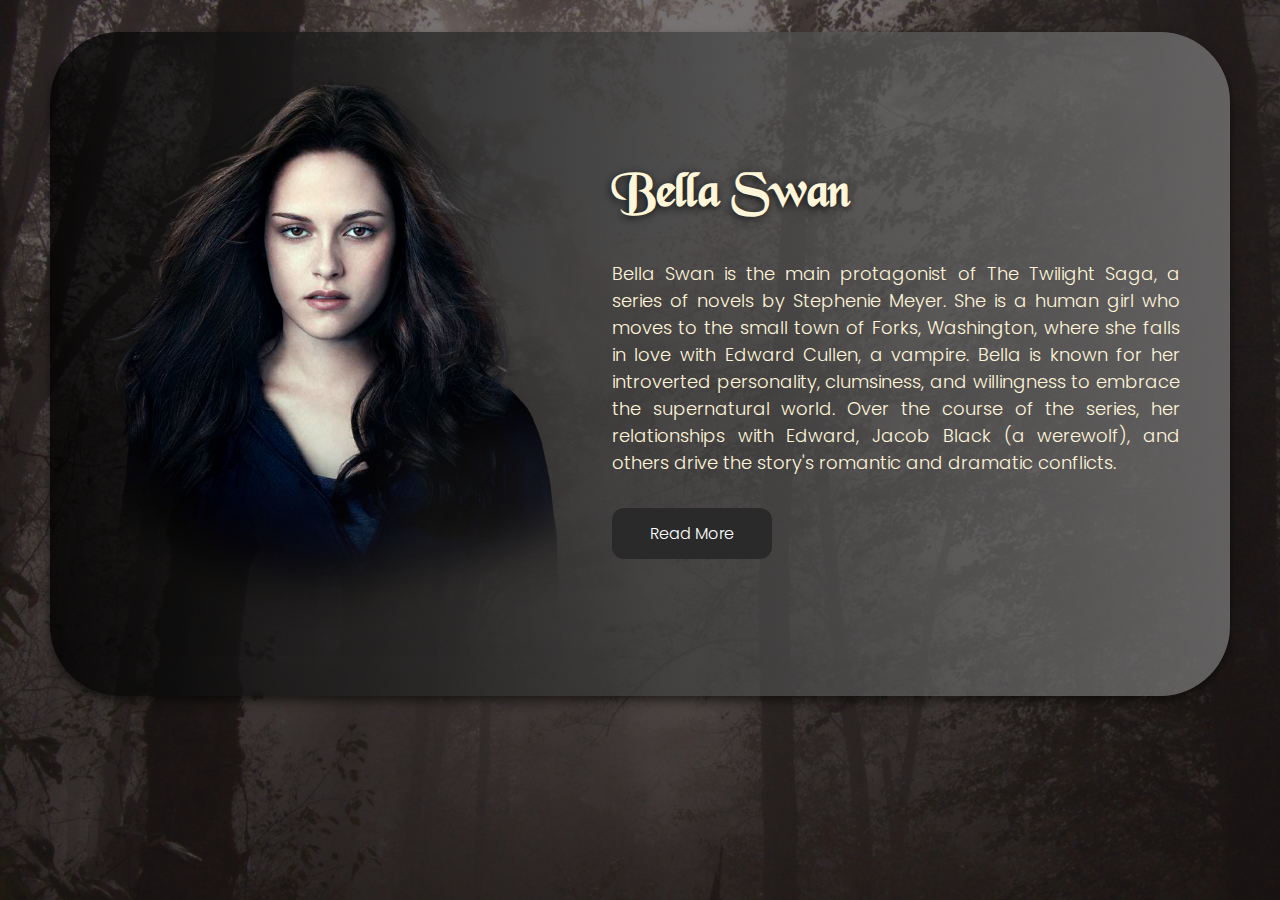
<file: index.html>
<!DOCTYPE html>
<html lang="en">
    <head>
        <meta charset="UTF-8" />
        <meta name="viewport" content="width=device-width, initial-scale=1.0" />
        <link rel="stylesheet" href="homestyle.css" />
        <title>Bella Swan</title>
    </head>
    <body>
        <main>
            <div class="rectangle">
                <div class="container">
                    <div class="image-wrapper">
                        <img src="images/bella.png" alt="Bella Swan" class="image" />
                    </div>
                    <div class="text-wrapper">
                        <h1 class="title">Bella Swan</h1>
                        <p class="description">
                            Bella Swan is the main protagonist of The Twilight Saga, a series of novels by Stephenie Meyer. She is a human girl who moves to the small town of Forks, Washington, where she falls in love with Edward Cullen, a
                            vampire. Bella is known for her introverted personality, clumsiness, and willingness to embrace the supernatural world. Over the course of the series, her relationships with Edward, Jacob Black (a werewolf), and
                            others drive the story's romantic and dramatic conflicts.
                        </p>
                        <a href="about.html"><button class="button">Read More</button></a>
                    </div>
                </div>
            </div>
        </main>
    </body>
</html>
</file>
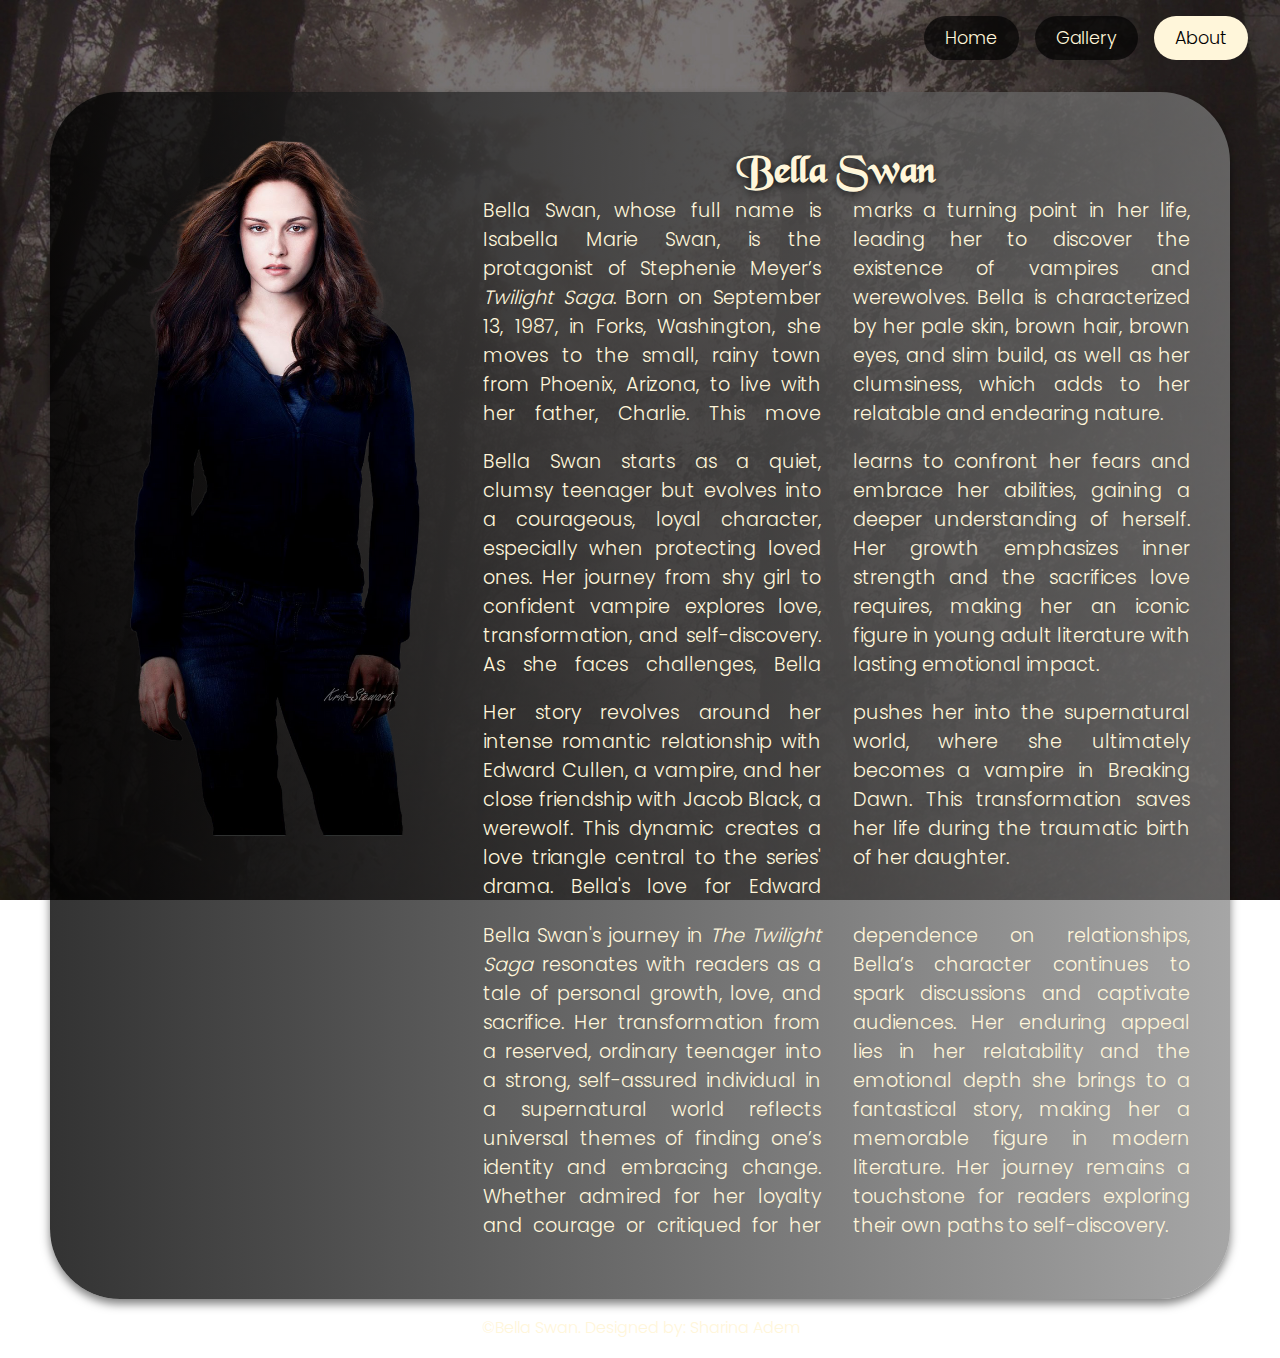
<file: about.html>
<!DOCTYPE html>
<html lang="en">
    <head>
        <meta charset="UTF-8" />
        <meta name="viewport" content="width=device-width, initial-scale=1.0" />
        <link rel="stylesheet" href="aboutstyle.css" />
        <title>Get to Know Bella Swan</title>
    </head>
    <body>
        <header>
            <nav class="navbar">
                <ul class="nav-list">
                    <li><a href="index.html" class="home"><button class="button-home">Home</button></a></li>
                    <li><a href="gallery.html" class="gallery"><button class="button-gallery">Gallery</button></a></li>
                    <li><a href="about.html" class="about"><button class="button-about">About</button></a></li>
                </ul>
            </nav>
        </header>
        <main>
            <div class="rectangle">
                <div class="grid-rectangle">
                    <div class="subcontainer image-container">
                        <img src="images/bellawhole.png" alt="Bella Swan" class="image" />
                    </div>
                    <div class="subcontainer desc2">
                        <h2 class="title">Bella Swan</h2>
                        <p class="description">
                            Bella Swan, whose full name is Isabella Marie Swan, is the protagonist of Stephenie Meyer’s <i>Twilight Saga</i>. Born on September 13, 1987, in Forks, Washington, she moves to the small, rainy town from Phoenix,
                            Arizona, to live with her father, Charlie. This move marks a turning point in her life, leading her to discover the existence of vampires and werewolves. Bella is characterized by her pale skin, brown hair, brown
                            eyes, and slim build, as well as her clumsiness, which adds to her relatable and endearing nature.
                        </p>
                        <p class="description">
                            Bella Swan starts as a quiet, clumsy teenager but evolves into a courageous, loyal character, especially when protecting loved ones. Her journey from shy girl to confident vampire explores love, transformation,
                            and self-discovery. As she faces challenges, Bella learns to confront her fears and embrace her abilities, gaining a deeper understanding of herself. Her growth emphasizes inner strength and the sacrifices love
                            requires, making her an iconic figure in young adult literature with lasting emotional impact.
                        </p>
                        <p class="description">
                            Her story revolves around her intense romantic relationship with Edward Cullen, a vampire, and her close friendship with Jacob Black, a werewolf. This dynamic creates a love triangle central to the series' drama.
                            Bella's love for Edward pushes her into the supernatural world, where she ultimately becomes a vampire in Breaking Dawn. This transformation saves her life during the traumatic birth of her daughter.
                        </p>
                        <p class="description">
                            Bella Swan's journey in <i>The Twilight Saga</i> resonates with readers as a tale of personal growth, love, and sacrifice. Her transformation from a reserved, ordinary teenager into a strong, self-assured
                            individual in a supernatural world reflects universal themes of finding one’s identity and embracing change. Whether admired for her loyalty and courage or critiqued for her dependence on relationships, Bella’s
                            character continues to spark discussions and captivate audiences. Her enduring appeal lies in her relatability and the emotional depth she brings to a fantastical story, making her a memorable figure in modern
                            literature. Her journey remains a touchstone for readers exploring their own paths to self-discovery.
                        </p>
                    </div>
                </div>
            </div>
        </main>
        <footer>
            <p>&copy;Bella Swan. Designed by: Sharina Adem</p>
        </footer>
    </body>
</html>
</file>
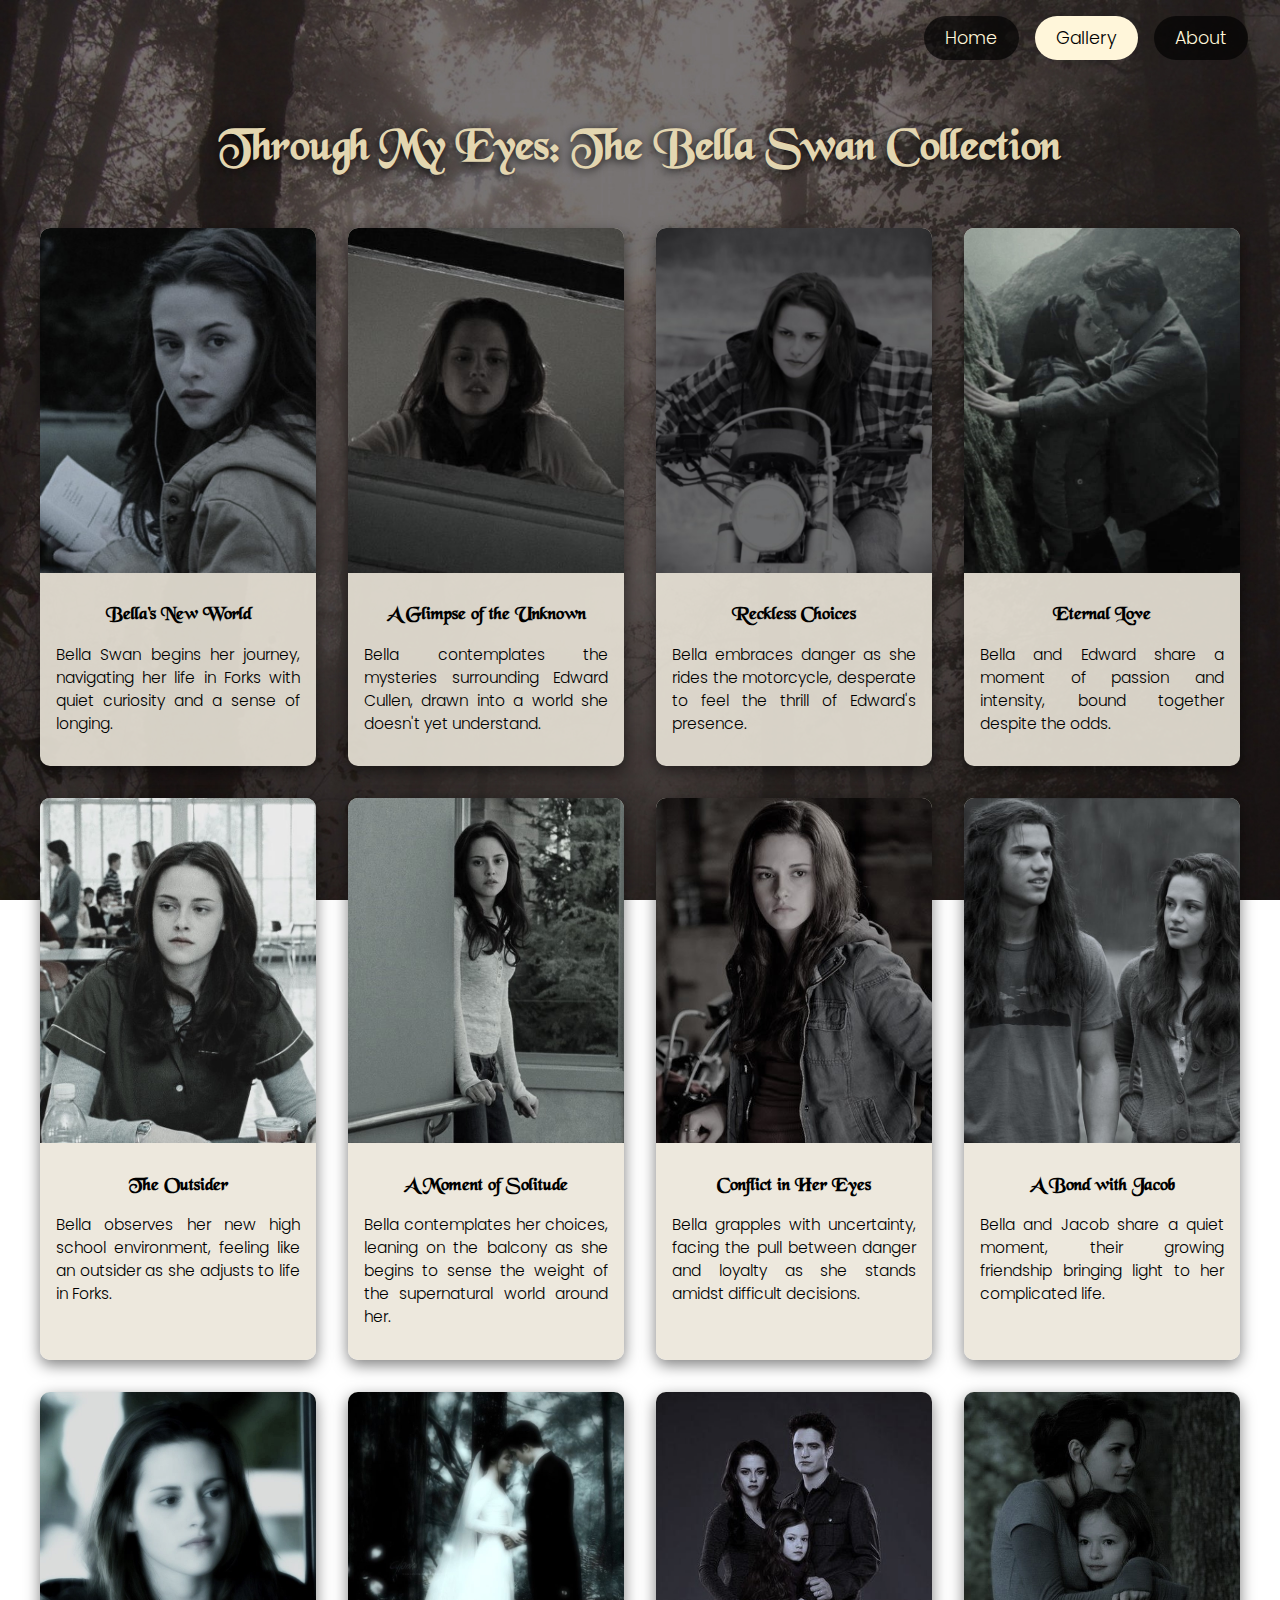
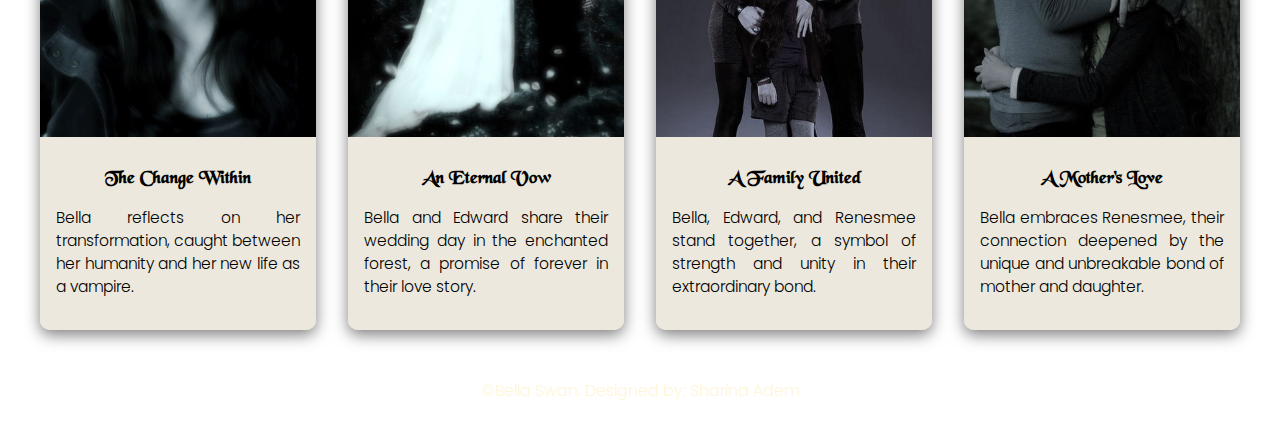
<file: gallery.html>
<!DOCTYPE html>
<html lang="en">
    <head>
        <meta charset="UTF-8" />
        <meta name="viewport" content="width=device-width, initial-scale=1.0" />
        <link rel="stylesheet" href="gallerystyle.css" />
        <title>Gallery</title>
    </head>
    <body> 
        <header>
    <nav class="navbar">
        <ul class="nav-list">
            <li><a href="home.html" class="home"><button class="button-home">Home</button></a></li>
            <li><a href="gallery.html" class="gallery"><button class="button-gallery">Gallery</button></a></li>
            <li><a href="about.html" class="about"><button class="button-about">About</button></a></li>
        </ul>
    </nav>
</header>
        <main>
            <div class="gallery-grid">
                <h1 class="saga">Through My Eyes: The Bella Swan Collection</h1>
                <div class="gallery-grid-item">
                    <div class="card stacked">
                        <img src="images/1.jpg" alt="" class="card_img" />
                        <div class="card_content">
                            <h2 class="card_title">Bella's New World</h2>
                            <p class="card_description">Bella Swan begins her journey, navigating her life in Forks with quiet curiosity and a sense of longing.</p>
                        </div>
                    </div>
                    <div class="card stacked featured">
                        <img src="images/new 2.jpg" alt="" class="card_img" />
                        <div class="card_content">
                            <h2 class="card_title">A Glimpse of the Unknown</h2>
                            <p class="card_description">Bella contemplates the mysteries surrounding Edward Cullen, drawn into a world she doesn't yet understand.</p>
                        </div>
                    </div>
                    <div class="card stacked">
                        <img src="images/3.jpg" alt="" class="card_img" />
                        <div class="card_content">
                            <h2 class="card_title">Reckless Choices</h2>
                            <p class="card_description">Bella embraces danger as she rides the motorcycle, desperate to feel the thrill of Edward's presence.</p>
                        </div>
                    </div>
                    <div class="card stacked">
                        <img src="images/new 4.jpg" alt="" class="card_img" />
                        <div class="card_content">
                            <h2 class="card_title">Eternal Love</h2>
                            <p class="card_description">Bella and Edward share a moment of passion and intensity, bound together despite the odds.</p>
                        </div>
                    </div>
                    <div class="card stacked">
                        <img src="images/5.jpg" alt="" class="card_img" />
                        <div class="card_content">
                            <h2 class="card_title">The Outsider</h2>
                            <p class="card_description">Bella observes her new high school environment, feeling like an outsider as she adjusts to life in Forks.</p>
                        </div>
                    </div>
                    <div class="card stacked">
                        <img src="images/new 6.jpg" alt="" class="card_img" />
                        <div class="card_content">
                            <h2 class="card_title">A Moment of Solitude</h2>
                            <p class="card_description">Bella contemplates her choices, leaning on the balcony as she begins to sense the weight of the supernatural world around her.</p>
                        </div>
                    </div>
                    <div class="card stacked">
                        <img src="images/7.jpg" alt="" class="card_img" />
                        <div class="card_content">
                            <h2 class="card_title">Conflict in Her Eyes</h2>
                            <p class="card_description">Bella grapples with uncertainty, facing the pull between danger and loyalty as she stands amidst difficult decisions.</p>
                        </div>
                    </div>
                    <div class="card stacked">
                        <img src="images/8.jpg" alt="" class="card_img" />
                        <div class="card_content">
                            <h2 class="card_title">A Bond with Jacob</h2>
                            <p class="card_description">Bella and Jacob share a quiet moment, their growing friendship bringing light to her complicated life.</p>
                        </div>
                    </div>
                    <div class="card stacked">
                        <img src="images/9.jpg" alt="" class="card_img" />
                        <div class="card_content">
                            <h2 class="card_title">The Change Within</h2>
                            <p class="card_description">Bella reflects on her transformation, caught between her humanity and her new life as a vampire.</p>
                        </div>
                    </div>
                    <div class="card stacked">
                        <img src="images/10.jpg" alt="" class="card_img" />
                        <div class="card_content">
                            <h2 class="card_title">An Eternal Vow</h2>
                            <p class="card_description">Bella and Edward share their wedding day in the enchanted forest, a promise of forever in their love story.</p>
                        </div>
                    </div>
                    <div class="card stacked">
                        <img src="images/11.jpg" alt="" class="card_img" />
                        <div class="card_content">
                            <h2 class="card_title">A Family United</h2>
                            <p class="card_description">Bella, Edward, and Renesmee stand together, a symbol of strength and unity in their extraordinary bond.</p>
                        </div>
                    </div>
                    <div class="card stacked">
                        <img src="images/12.jpg" alt="" class="card_img" />
                        <div class="card_content">
                            <h2 class="card_title">A Mother's Love</h2>
                            <p class="card_description">Bella embraces Renesmee, their connection deepened by the unique and unbreakable bond of mother and daughter.</p>
                        </div>
                    </div>
                </div>
            </div>
        </main>
        <footer>
            <p class="footer">&copy;Bella Swan. Designed by: Sharina Adem</p>
        </footer>
    </body>
</html>
</file>
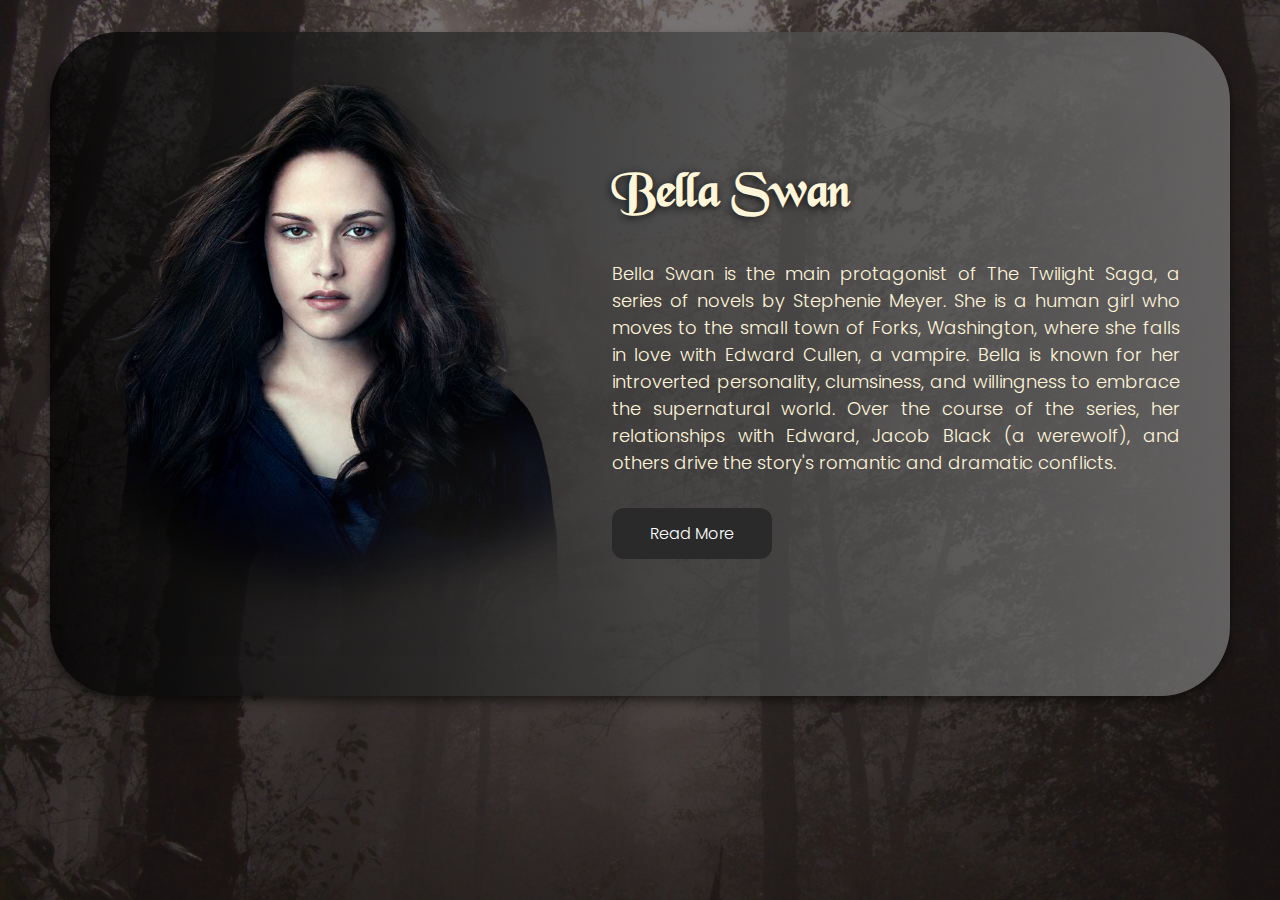
<file: home.html>
<!DOCTYPE html>
<html lang="en">
    <head>
        <meta charset="UTF-8" />
        <meta name="viewport" content="width=device-width, initial-scale=1.0" />
        <link rel="stylesheet" href="homestyle.css" />
        <title>Bella Swan</title>
    </head>
    <body>
        <main>
            <div class="rectangle">
                <div class="container">
                    <div class="image-wrapper">
                        <img src="images/bella.png" alt="Bella Swan" class="image" />
                    </div>
                    <div class="text-wrapper">
                        <h1 class="title">Bella Swan</h1>
                        <p class="description">
                            Bella Swan is the main protagonist of The Twilight Saga, a series of novels by Stephenie Meyer. She is a human girl who moves to the small town of Forks, Washington, where she falls in love with Edward Cullen, a
                            vampire. Bella is known for her introverted personality, clumsiness, and willingness to embrace the supernatural world. Over the course of the series, her relationships with Edward, Jacob Black (a werewolf), and
                            others drive the story's romantic and dramatic conflicts.
                        </p>
                        <a href="about.html"><button class="button">Read More</button></a>
                    </div>
                </div>
            </div>
        </main>
    </body>
</html>
</file>
<file: homestyle.css>
html, body {
    margin: 0;
    padding: 0;
    height: 100%;
    min-height: 100%;
    box-sizing: border-box;
    overflow: auto;
}
body {
    background-image: url(images/trybg.jpg);
    background-size: cover;
    background-attachment: fixed;
    background-position: center;
    background-repeat: no-repeat;
    min-height: 100vh;
}
header {
    width: 100%;
    display: flex;
    justify-content: flex-end;
    padding: 1rem 2rem 0 2rem;
    box-sizing: border-box;
}
.navbar .nav-list {
    display: flex;
    gap: 1rem;
    list-style: none;
    padding: 0;
    margin: 0;
}
.button-home, .button-about, .button-gallery {
    text-decoration: none;
    transition: color 0.3s, transform 0.3s;
    border-radius: 30px;
    cursor: pointer;
    font-family: twilight;
    font-size: 1.1rem;
    min-height: 44px;
    min-width: 90px;
    border: none;
    padding: 0.5em 1.2em;
    background-color: rgba(0, 0, 0, 0.65);
    color: #fff6da;
}
.button-about {
    background-color: #fff6da;
    color: black;
}
.button-gallery {
    background-color: rgba(0, 0, 0, 0.65);
    color: #fff6da;
}
.button-home:hover,
.button-about:hover,
.button-gallery:hover {
    transform: scale(1.07);
}
.button-home:active,
.button-gallery:active {
    background-color: #fff6da;
    color: black;
}
.button-about:active {
    background-color: black;
    color: #fff6da;
}
.rectangle {
    background: linear-gradient(to right, rgba(0, 0, 0, 0.8), rgba(128, 128, 128, 0.7));
    border-radius: 70px;
    box-shadow: 0px 5px 10px 0px rgba(0, 0, 0, 0.5);
    max-width: 1100px;
    margin: 2rem auto 0 auto;
    padding: 40px;
    width: 90vw;
    display: flex;
    flex-direction: column;
    align-items: center;
}
.container {
    display: grid;
    grid-template-columns: 1fr 1.2fr;
    gap: 40px;
    align-items: center;
    width: 100%;
}
.image-wrapper {
    display: flex;
    align-items: center;
    justify-content: center;
    height: 100%;
    min-width: 0;
}
.image {
    width: 100%;
    max-width: 480px;
    min-width: 220px;
    height: auto;
    display: block;
    margin: 0 auto;
    transition: transform 0.3s ease-in-out;
}
.image:hover {
    transform: scale(1.1);
}
.text-wrapper {
    display: flex;
    flex-direction: column;
    justify-content: center;
    padding: 10px 10px 10px 0;
    color: #fff6da;
}
.title {
    font-family: twinight, serif;
    font-size: 3rem;
    color: #fff6da;
    text-shadow: -1px 2px 8px rgba(0, 0, 0, 0.8);
    margin: 0 0 20px 0;
    line-height: 1.1;
    transition: transform 0.3s ease-in-out;
}
.title:hover {
    transform: scale(1.06);
}
.description {
    font-size: 18px;
    text-align: justify;
    color: #fff6da;
    font-family: twilight, sans-serif;
    margin-bottom: 32px;
}
.button {
    padding: 13px 38px;
    border: none;
    outline: none;
    color: #fff;
    cursor: pointer;
    position: relative;
    z-index: 0;
    border-radius: 12px;
    font-family: twilight, sans-serif;
    background: #2a2a2a;
    font-size: 1rem;
    overflow: hidden;
    align-self: flex-start;
}
.button:active {
    color: #000;
    font-weight: bold;
}
footer {
    text-align: center;
    margin: 2rem 0 1rem 0;
    color: #fff6da;
    font-family: twilight;
}
@font-face {
    font-family: twilight;
    src: url(fonts/Poppins-Light.ttf);
}
@font-face {
    font-family: twinight;
    src: url(fonts/BLKCHCRY.TTF);
}
/* Tablet */
@media (min-width: 768px) and (max-width: 1100px) {
    .rectangle {
        width: 96vw;
        padding: 24px 8px;
    }
    .container {
        gap: 24px;
    }
    .title {
        font-size: 2.2rem;
    }
    .image {
        max-width: 320px;
    }
}
/* Make nav bar horizontal and buttons smaller on mobile */
@media (max-width: 700px) {
    header {
        flex-direction: column;
        align-items: center;
        padding: 0.5rem 0.5rem 0 0.5rem;
    }
    .navbar .nav-list {
        flex-direction: row !important;
        justify-content: center;
        align-items: center;
        gap: 0.4rem;
        padding: 0;
        margin: 0;
    }
    .navbar .nav-list li {
        margin: 0;
    }
    .button-home,
    .button-about,
    .button-gallery {
        font-size: 0.92rem;
        min-width: 68px;
        min-height: 33px;
        padding: 0.25em 0.7em;
    }
    .rectangle {
        width: 97vw;
        padding: 8px 2vw;
        min-height: unset;
        border-radius: 32px;
    }
    .container {
        grid-template-columns: 1fr;
        gap: 16px;
    }
    .image-wrapper {
        justify-content: center;
        align-items: center;
        margin: 0 auto;
    }
    .image {
        max-width: 65vw;
        min-width: 120px;
    }
    .text-wrapper {
        padding: 0;
        text-align: center;
        align-items: center;
    }
    .title {
        font-size: 1.5rem;
    }
    .button {
        padding: 8px 18px;
        font-size: small;
    }
    .description {
        font-size: 15px;
    }
}
@media (max-width: 480px) {
    .navbar .nav-list {
        flex-direction: row !important;
        justify-content: center;
        align-items: center;
        gap: 0.3rem;
        padding: 0;
        margin: 0;
    }
    .button-home,
    .button-about,
    .button-gallery {
        font-size: 0.87rem;
        min-width: 54px;
        min-height: 27px;
        padding: 0.18em 0.4em;
    }
    .description {
        font-size: 0.95em;
        padding: 0 2px;
    }
    .rectangle {
        padding: 5px;
    }
}
</file>
<file: aboutstyle.css>
body {
    background-image: url(images/trybg.jpg);
    background-size: cover;
    background-attachment: fixed;
    background-position: center;
    background-repeat: no-repeat;
    margin: 0;
    padding: 0;
    min-height: 100vh;
}
header {
    display: flex;
    justify-content: flex-end;
    align-items: center;
    padding: 1rem 2rem 0 2rem;
    width: 100%;
    box-sizing: border-box;
}
.navbar .nav-list {
    display: flex;
    gap: 1rem;
    list-style: none;
    padding: 0;
    margin: 0;
}
.button-home,
.button-about,
.button-gallery {
    text-decoration: none;
    transition: color 0.3s, transform 0.3s;
    border-radius: 30px;
    cursor: pointer;
    font-family: twilight;
    font-size: 1.1rem;
    min-height: 44px;
    min-width: 90px;
    border: none;
    padding: 0.5em 1.2em;
    background-color: rgba(0, 0, 0, 0.65);
    color: #fff6da;
}
.button-about {
    background-color: #fff6da;
    color: black;
}
.button-gallery {
    background-color: rgba(0, 0, 0, 0.65);
    color: #fff6da;
}
.button-home:hover,
.button-about:hover,
.button-gallery:hover {
    transform: scale(1.07);
}
.button-home:active,
.button-gallery:active {
    background-color: #fff6da;
    color: black;
}
.button-about:active {
    background-color: black;
    color: #fff6da;
}

.rectangle {
    background: linear-gradient(to right, rgba(0, 0, 0, 0.8), rgba(128, 128, 128, 0.7));
    border-radius: 70px;
    box-shadow: 0px 5px 10px 0px rgba(0, 0, 0, 0.5);
    max-width: 1100px;
    margin: 2rem auto 0 auto;
    padding: 40px;
    width: 90vw;
}

.grid-rectangle {
    display: grid;
    grid-template-columns: 1fr 2fr;
    padding: 0;
    gap: 40px;
    align-items: flex-start;
    width: 100%;
}

.subcontainer {
    display: flex;
    flex-direction: column;
    align-items: center;
    padding: 0;
}
.image {
    display: block;
    width: 100%;
    max-width: 500px;
    height: auto;
    margin: 0 auto 20px auto;
}
.image img {
    width: 100%;
    max-width: 500px;
    height: auto;
    border-radius: 2rem 2rem 2rem 2rem;
    box-shadow: 0 8px 32px rgba(0,0,0,0.25);
    background: #333;
    display: block;
}
.title {
    font-family: twinight, serif;
    font-size: 2.5rem;
    text-shadow: -1px 2px 8px rgba(0, 0, 0, 0.8);
    color: #fff6da;
    margin: 20px 0 0 0;
    line-height: 1.1;
    text-align: center;
}
.description {
    font-family: twilight, sans-serif;
    font-size: 1.2em;
    text-align: justify;
    color: #fff6da;
    max-width: 900px;
    margin: 0 auto 1em auto;
    column-count: 1;
    column-gap: 2rem;
}
@media (min-width: 1200px) {
    .description {
        column-count: 2;
    }
}
.button {
    padding: 13px 38px;
    border: none;
    outline: none;
    color: #fff;
    cursor: pointer;
    position: relative;
    z-index: 0;
    border-radius: 12px;
    font-family: twilight, sans-serif;
    background-color: #333;
    font-size: 1rem;
    align-self: flex-start;
    margin-top: 1.5rem;
}
.button:active {
    color: #000;
    font-weight: bold;
}

footer {
    text-align: center;
    margin-bottom: 18px;
    color: #fff6da;
    font-family: twilight;
}

@font-face {
    font-family: twilight;
    src: url(fonts/Poppins-Light.ttf);
}
@font-face {
    font-family: twinight;
    src: url(fonts/BLKCHCRY.TTF);
}

/* Tablet responsiveness */
@media (max-width: 1050px) {
    .rectangle {
        max-width: 95vw;
        padding: 20px;
    }
    .grid-rectangle {
        grid-template-columns: 1fr;
        gap: 20px;
    }
    .subcontainer {
        padding: 0;
    }
    .description {
        column-count: 1;
        font-size: 1.1em;
    }
    .image {
        max-width: 350px;
    }
    .title {
        font-size: 2rem;
    }
}
@media (max-width: 768px) {
    header {
        flex-direction: column;
        align-items: center;
        justify-content: center;
        margin: 0 auto 1rem;
        padding: 0.5rem;
    }
    .navbar .nav-list {
        flex-direction: row;
        justify-content: center;
        align-items: center;
        gap: 1rem;
        width: 100%;
        padding: 0;
        margin: 0;
    }
    .rectangle {
        max-width: 99vw;
        padding: 10px;
    }
    .grid-rectangle {
        grid-template-columns: 1fr;
        gap: 20px;
        padding: 0;
    }
    .subcontainer {
        padding: 0;
    }
    .description {
        column-count: 1;
        font-size: 1em;
        padding: 0 5px;
    }
    .image {
        max-width: 200px;
    }
    .title {
        font-size: 1.3rem;
    }
}
@media (max-width: 480px) {
    .navbar .nav-list {
        flex-direction: row;   /* Change from column to row */
        justify-content: center;
        align-items: center;
        gap: 0.5rem;
        padding: 0;
        margin: 0;
    }
    .navbar .nav-list li {
        margin: 0;
    }
}
</file>
<file: gallerystyle.css>
body {
    background-image: url(images/trybg.jpg);
    background-size: cover;
    background-attachment: fixed;
    background-position: center;
    background-repeat: no-repeat;
    margin: 0;
    padding: 0;
    min-height: 100vh;
}
header {
    width: 100%;
    display: flex;
    justify-content: flex-end;
    align-items: center;
    padding: 1rem 2rem 0 2rem;
    box-sizing: border-box;
}
.navbar .nav-list {
    display: flex;
    gap: 1rem;
    list-style: none;
    padding: 0;
    margin: 0;
}
.button-home,
.button-about,
.button-gallery {
    text-decoration: none;
    transition: color 0.3s, transform 0.3s;
    border-radius: 30px;
    cursor: pointer;
    font-family: twilight;
    font-size: 1.1rem;
    min-height: 44px;
    min-width: 90px;
    border: none;
    padding: 0.5em 1.2em;
    background-color: rgba(0, 0, 0, 0.65);
    color: #fff6da;
}
.button-gallery {
    background-color: #fff6da;
    color: black;
}
.button-about {
    background-color: rgba(0, 0, 0, 0.65);
    color: #fff6da;
}
.button-home:hover,
.button-about:hover,
.button-gallery:hover {
    transform: scale(1.07);
}
.button-home:active,
.button-about:active {
    background-color: #fff6da;
    color: black;
}
.button-gallery:active {
    background-color: black;
    color: #fff6da;
}

main {
    text-align: center;
}
h1 {
    text-align: center;
    font-family: twinight;
    color: #e3d6b0;
    margin-bottom: 50px;
    font-size: 2.8rem;
    text-shadow: -1px 2px 8px rgba(0, 0, 0, 0.8);
}
h2 {
    text-align: center;
    font-family: twilight;
}
p {
    text-align: justify;
    font-family: twilight;
}

.gallery-grid {
    max-width: 1200px;
    margin: 0 auto;
    padding: 2rem 1rem;
}
.gallery-grid-item {
    display: grid;
    gap: 2rem;
    grid-template-columns: repeat(auto-fit, minmax(240px, 1fr));
}
.card {
    background: rgba(235, 229, 217, 0.9);
    border-radius: 10px;
    overflow: hidden;
    box-shadow: 0px 5px 15px rgba(0, 0, 0, 0.5);
    transition: transform 0.3s;
    display: flex;
    flex-direction: column;
    align-items: stretch;
}
.card:hover {
    transform: scale(1.05);
}
.card_img {
    width: 100%;
    aspect-ratio: 1/1.25;
    object-fit: cover;
    display: block;
}
.card_content {
    padding: 1rem;
    text-align: left;
}
.card_title {
    font-size: 1.15rem;
    margin-bottom: 0.5rem;
    color: black;
    font-family: twinight;
}
.card_description {
    font-size: 0.97rem;
    color: black;
    font-family: twilight;
}

footer {
    margin-bottom: 20px;
    color: #fff6da;
    font-family: twilight;
}
.footer {
    text-align: center;
}

@font-face {
    font-family: twilight;
    src: url(fonts/Poppins-Light.ttf);
}
@font-face {
    font-family: twinight;
    src: url(fonts/BLKCHCRY.TTF);
}
<<<<<<< HEAD
@media (max-width: 768px) {
    header {
        display: flex;
        flex-direction: column;
        align-items: center;
        justify-content: center;
        margin: 0 auto 1rem;
        padding: 0.5rem;
    }
    .navbar {
        display: flex;
        justify-content: center;
        width: 100%;
        margin-top: 0.5rem;
    }
    .nav-list {
        display: flex;
        flex-direction: row;
        justify-content: center;
        gap: 1rem;
        width: 100%;
        padding: 0;
        margin: 0;
    }
}
@media (max-width: 480px) {
    .navbar .nav-list {
        flex-direction: row;   /* Change from column to row */
        justify-content: center;
        align-items: center;
        gap: 0.5rem;
        padding: 0;
        margin: 0;
    }
    .navbar .nav-list li {
        margin: 0;
    }
}
=======

/* Tablet responsiveness */
@media (max-width: 900px) {
    h1 {
        font-size: 2rem;
        margin-bottom: 1.2rem;
    }
    .gallery-grid {
        padding: 1.3rem 0.4rem;
    }
    .gallery-grid-item {
        gap: 1.2rem;
    }
    .card_img {
        aspect-ratio: 1/1.2;
    }
}

/* Mobile responsiveness */
@media (max-width: 600px) {
    header {
        flex-direction: column;
        align-items: center;
        padding: 0.5rem 0.5rem 0 0.5rem;
    }
    .navbar .nav-list {
        flex-direction: row;
        gap: 0.4rem;
    }
    h1 {
        font-size: 1.2rem;
        margin-bottom: 0.7rem;
    }
    .gallery-grid {
        padding: 0.7rem 0.1rem;
    }
    .gallery-grid-item {
        gap: 0.7rem;
        grid-template-columns: 1fr;
>>>>>>> 78171cfbdd097d6901f7d8e1c53da29e146dd2c8
    }
    .card {
        border-radius: 8px;
    }
    .card_img {
        aspect-ratio: 1/1.22;
    }
    .card_content {
        padding: 0.7rem;
    }
    .card_title {
        font-size: 1rem;
    }
    .card_description {
        font-size: 0.9rem;
    }
}
</file>
